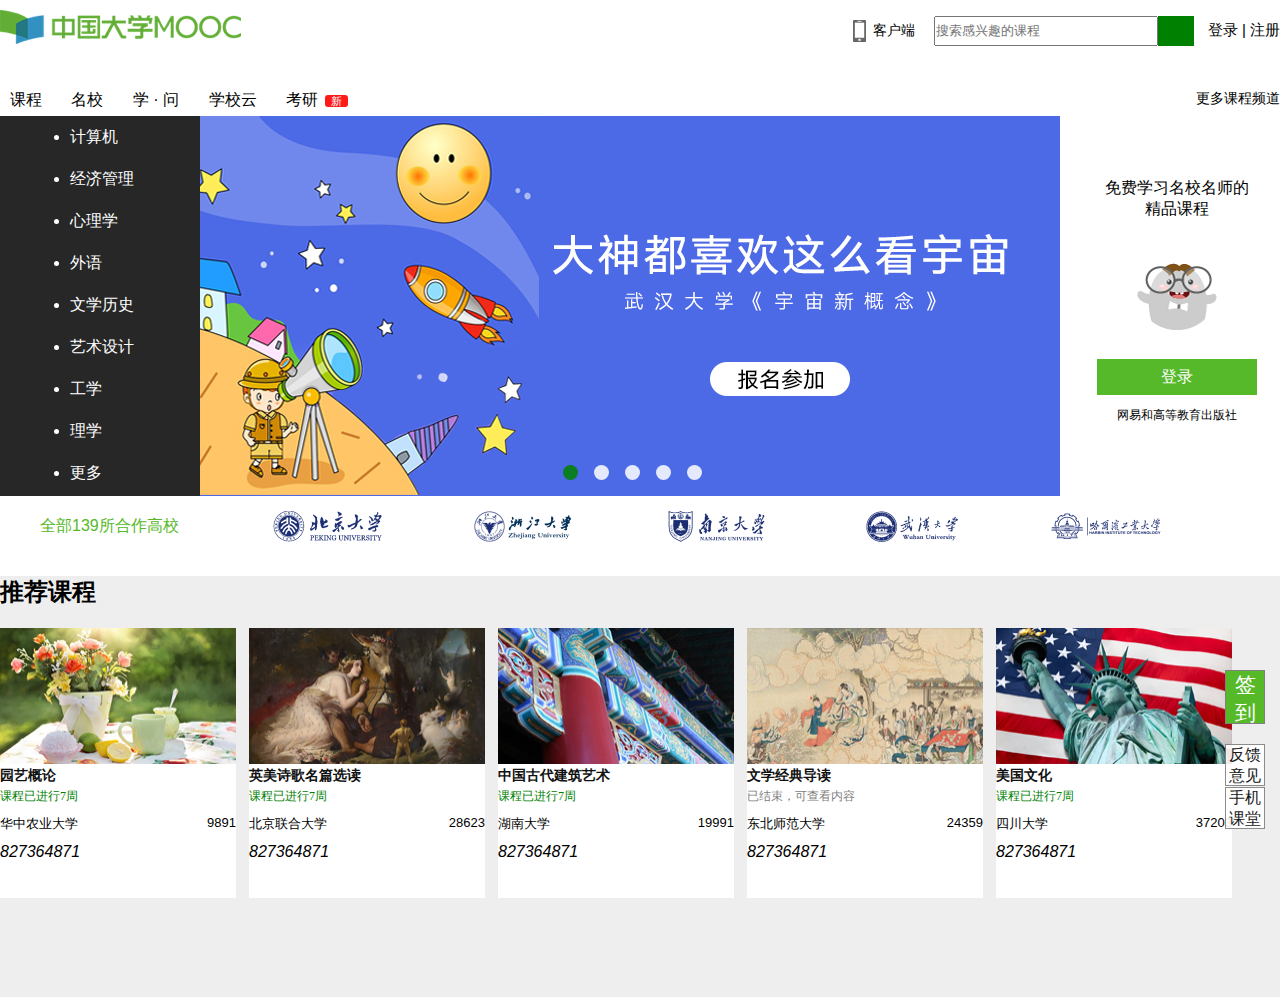
<file: mooc/index.html>
<!DOCTYPE html>
<html>
	<head>
		<meta charset="utf-8">
		<link rel="stylesheet" type="text/css" href=".\index.css">
		<link rel="stylesheet" type="text/css" href=".\test.css">
		<script src="index.js"></script>
		<!--阿里图标begin-->
	    <script src="./font/iconfont.js"></script>
	    <style type="text/css">
	        .icon {
	            width: 1em;
	            height: 1em;
	            vertical-align: -0.15em;
	            fill: currentColor;
	            overflow: hidden;
	        }
	    </style>
    	<!--阿里图标end-->
		<title>中国大学MOOC(慕课)_最好的在线学习平台</title>	
	</head>
	<body onload="load()">
		<div id="mask" onclick="Hide()"></div>
		<!--总弹窗登录界面begin-->
	    <div id="login" class="login">

	    	<!--选项卡begin-->
	        <div id="menu">
	            <div id="tab1" onclick="ChangeTAB(1, 2)" class="tb-active">使用网易邮箱账号登录</div>
	            <div id="tab2" onclick="ChangeTAB(2, 1)" class="">使用爱课程网账号登录</div>
	        </div>
			<!--选项卡 end-->

			<!--第三方登录 begin-->
	        <div id="be">
	            <a href="javascript:void(0)" onclick="Hide()">x</a>
	            <br />
	            <span style="margin:16px 0 33px 0px;font-size:13px;display:block;">使用第三方账号登录</span>
	            <p>
	                <svg class="icon" aria-hidden="true">
	                  <use xlink:href="#icon-mountains__easyiconnet"></use>
	                 </svg>
	            </p>
	            <p>
	                <svg class="icon" aria-hidden="true">
	                    <use xlink:href="#icon-map__easyiconnet"></use>
	                </svg>
	            </p>
	            <p>
	                <svg class="icon" aria-hidden="true">
	                    <use xlink:href="#icon-parachute__easyiconnet"></use>
	                </svg>
	            </p>
	            <p>
	                <svg class="icon" aria-hidden="true">
	                    <use xlink:href="#icon-mountain__easyiconnet"></use>
	                </svg>
	            </p>
	        </div>
	        <!--第三方登录 end-->

	        <!--表单 begin-->
	        <div id="fom">
	        	<!--表单1-->
	            <div id="fom1">
	                <div id="fom1-icon"></div>
	                <form method="post" action="http://localhost/test.asp" >
	                    <div id="fom1-uname">
	                        <div id="fom1-uname-icon"></div>
	                        <input type="email" pattern="[a-z0-9._%+-]+@[a-z0-9.-]+\.[a-z]{2,3}$" oninvalid="HAHA(this)" class="input-text" name="Uname" required="required" placeholder="常用邮箱或网易邮箱" oninput="showX(this)" onfocus="setfocus('fom1-uname')" onblur="clearfocus('fom1-uname')">
	                        <div id="fom1-uname-clear" onclick="document.getElementById('fom1-uname-clear').previousElementSibling.value=''"></div>
	                        <div style="clear:both"></div>
	                    </div>
	                    <br />
	                    <div id="fom1-pwd">
	                        <div id="fom1-pwd-icon" style="background-position:-291px -86px;"></div>
	                        <input type="password" required="required" class="input-text" name="pwd" placeholder="密码" oninput="showX(this)" onfocus="setfocus('fom1-pwd')" onblur="clearfocus('fom1-pwd')">
	                        <div id="fom1-pwd-clear" onclick="document.getElementById('fom1-pwd-clear').previousElementSibling.value=''"></div>
	                        <div style="clear:both"></div>
	                    </div>
	                    <br />
	                    <input class="submit" type="submit" value="登录">
	                    <br />
	                    <div id="fom1-items">
	                        <div style="float:left">
	                            <input type="checkbox">
	                            十天之内免登录
	                            <span>|</span>
	                            <a href="javascript:void(0)">忘记密码?</a>
	                        </div>
	                        <a href="javascript:void(0)" style="float:right">去注册</a>
	                    </div>
	                </form>
	            </div>
				<!--表单2 begin-->
	            <div id="fom2">
	                <form method="post" action="http://localhost/test.asp">
	                    <input type="text" name="Uname" placeholder="用户名">
	                    <br />
	                    <input type="password" name="pwd" placeholder="密码">
	                    <br />
	                    <input type="submit" value="登录">
	                </form>
	            </div>
	        </div>
	        <!--表单 end-->
	    </div>
		<!--总弹窗登录界面end-->

		<!--固定导航栏begin-->
		<div class="m-fixed-navi">
			<img src=".\img\mooc-fixed.png" alt="mooc" style="float:left;vertical-align: middle;position:relative;top:8px"/>
			<ul class="m3-head-ul" style="top:0px">
				<li><a href="javascript:void(0)">课程</a></li>
				<li><a href="javascript:void(0)">名校</a></li>
				<li><a href="javascript:void(0)">学 · 问</a></li>
				<li><a href="javascript:void(0)">学校云</a></li>
				<li><a href="javascript:void(0)">考研</a><span>新</span></li>
			</ul>
			<div class="m3-head-top-right">
				<img src=".\img\phone-fixed.png">
				<span id="kehuduan">客户端</span>
				<input id="search-text" type="text" placeholder="搜索感兴趣的课程">
				<span id="search" class="search"></span>
				<a href="javascript:void(0)" class="loginbt">登录 <span style="color:white;">|</span> 注册</a>
			</div>
		</div>
		<!--固定导航栏end-->

		<!--固定按钮begin-->
		<div class = "m-fixed-bt">
			<div class="mf-bt-sign">签到</div>
			<div class="mf-bt-feedback">反馈意见</div>
			<div class="mf-bt-mobile">手机课堂</div>
			<div class="mf-bt-top" id="mf-bt-top"><a href="#" style="text-decoration: none;color:black;">返回顶部</a></div>
		</div>
		<!--固定按钮end-->

		<!--头部导航栏begin-->
		<div class="m-head">
			<div class="m2-head-top">
				<img src=".\img\mooc.png" alt="mooc"/>
				<div class="m3-head-top-right">
					<img src=".\img\phone.png">
					<div id="BOX">
						<span id="kehuduan">客户端</span>
						<div class="outBox">
							<div></div>
						</div>
					</div>
					<input id="search-text" type="text" placeholder="搜索感兴趣的课程">
					<span id="search" class="search"></span>
					<a href="javascript:void(0)" class="loginbt">登录 <span>|</span> 注册</a>
				</div>
			</div>
			<div class="m2-head-bottom">
				<ul class="m3-head-ul">
					<li><a href="javascript:void(0)">课程</a></li>
					<li><a href="javascript:void(0)">名校</a></li>
					<li><a href="javascript:void(0)">学 · 问</a></li>
					<li><a href="javascript:void(0)">学校云</a></li>
					<li><a href="javascript:void(0)">考研</a><span>新</span></li>
				</ul>
				<span class="m3-moreclass">更多课程频道</span>
				<div style="clear:both"></div>
			</div>
		</div>
		<!--头部导航栏end-->

		<!--幻灯片begin-->
		<div class="m-pic">
			<div class="m2-menu">
				<ul class="m2-menu1">
					<li>计算机</li>
					<li>经济管理</li>
					<li>心理学</li>
					<li>外语</li>
					<li>文学历史</li>
					<li>艺术设计</li>
					<li>工学</li>
					<li>理学</li>
					<li id="m2-menu1-more">更多</li>					
				</ul>
				<div class="menu2-mask">
					<ul class="m2-menu2">
						<li style="width:330px;">生命科学</li>
						<li>哲学</li>
						<li>法学</li>
						<li>教育教学</li>
					</ul>
				</div>
			</div>

			<div class="m2-pic">
				<div class="m2-pic-div">
					<div class="m2-pic-button-left" id="m2-pic-button-left"><</div>
					<div class="m2-pic-button-right" id="m2-pic-button-right">></div>
					<div class="m2-pic-button-bottom">
						<div id="mpbb-1" class="mpbb"></div>
						<div id="mpbb-2" class="mpbb"></div>
						<div id="mpbb-3" class="mpbb"></div>
						<div id="mpbb-4" class="mpbb"></div>
						<div id="mpbb-5" class="mpbb"></div>
						<div style="clear:both"></div>
					</div>
					<a href="javascrcipt:void(0)" id="m2-pic-a">
						<img src="./img/pic1.jpg" id="m2-pic-img"/>
					</a>
				</div>
				<div class="pic-fix-login">
					<p>免费学习名校名师的精品课程</p>
					<img src=".\img\s_man.png">
					<a href="javascript:void(0)" onclick="Show()">登录</a>
					<span>网易和高等教育出版社</span>
				</div>
			</div>
		</div>
		<!--幻灯片end-->		

		<!--合作学校begin-->
		<div class="m-school">
			<a href="javascript:void(0)">全部<span>139</span>所合作高校</a>
			<img src=".\img\北京大学.png">
			<img src=".\img\浙江大学.png">
			<img src=".\img\南京大学.png">
			<img src=".\img\武汉大学.png">
			<img src=".\img\哈工大.png">
		</div>
		<!--合作学校end-->

		<!--推荐课程begin-->
		<div class="m-course">
			<h2>推荐课程</h2>
			<div>
				<div class="rec-class">
					<div class="rec-class-img">
						<img class="rec-class-img" src="./img/rc1.jpg" />
					</div>
					<h6 class="rec-class-name">园艺概论</h6>
					<h7 class="rec-class-going">课程已进行7周</h7>
					<span class="rec-class-school">华中农业大学</span>
					<span class="rec-class-num">9891</span>
					<cite class="rec-class-info">827364871</cite> 
				</div>
				<div class="rec-class">
					<div class="rec-class-img">
						<img class="rec-class-img" src="./img/rc2.jpg" />
					</div>
					<h6 class="rec-class-name">英美诗歌名篇选读</h6>
					<h7 class="rec-class-going">课程已进行7周</h7>
					<span class="rec-class-school">北京联合大学</span>
					<span class="rec-class-num">28623</span>
					<cite class="rec-class-info">827364871</cite>
				</div> 
				<div class="rec-class">
					<div class="rec-class-img">
						<img class="rec-class-img" src="./img/rc3.jpg" />
					</div>
					<h6 class="rec-class-name">中国古代建筑艺术</h6>
					<h7 class="rec-class-going">课程已进行7周</h7>
					<span class="rec-class-school">湖南大学</span>
					<span class="rec-class-num">19991</span>
					<cite class="rec-class-info">827364871</cite>
				</div> 
				<div class="rec-class">
					<div class="rec-class-img">
						<img class="rec-class-img" src="./img/rc4.jpg" />
					</div>
					<h6 class="rec-class-name">文学经典导读</h6>
					<h7 class="rec-class-over">已结束，可查看内容</h7>
					<span class="rec-class-school">东北师范大学</span>
					<span class="rec-class-num">24359</span>
					<cite class="rec-class-info">827364871</cite>
				</div> 
				<div class="rec-class">
					<div class="rec-class-img">
						<img class="rec-class-img" src="./img/rc5.jpg" />
					</div>
					<h6 class="rec-class-name">美国文化</h6>
					<h7 class="rec-class-going">课程已进行7周</h7>
					<span class="rec-class-school">四川大学</span>
					<span class="rec-class-num">37203</span>
					<cite class="rec-class-info">827364871</cite>
				</div>
			</div>
		</div>
		<!--推荐课程end-->
	</body>
</html>
</file>
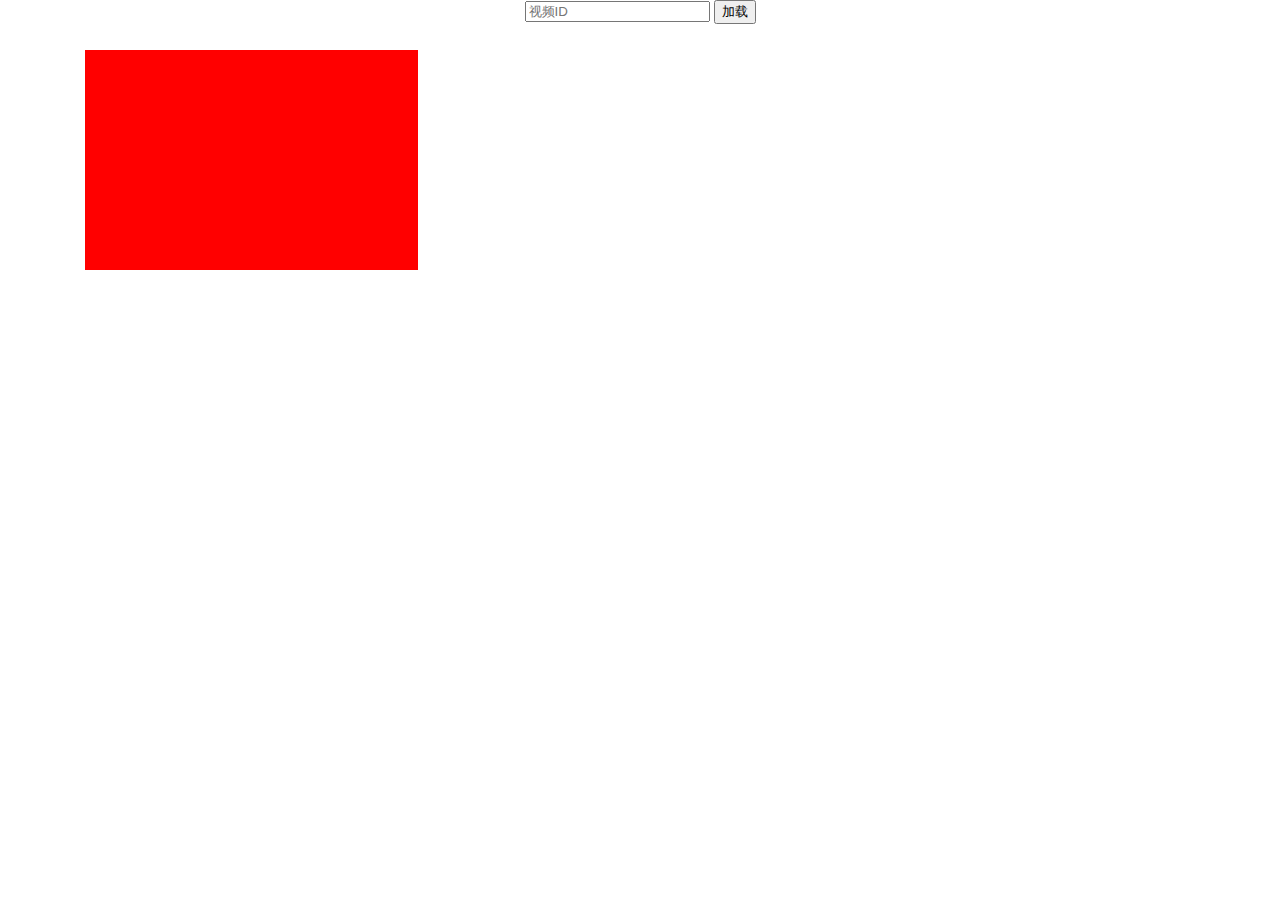
<file: ajax/ajax.html>
﻿<!DOCTYPE html>
<html>
    <head>
        <meta charset="UTF-8" />
        <link rel="stylesheet" href="./css/ajax.css" type="text/css" />
        <script src="./js/ajax.js"></script>
        <title>AJAX</title>
    </head>
    <body>
        <div style="display:none" id="storage">
        	<video controls style="visibility:hidden"></video>
            <h1 class="title"></h1>
            <h4 class="subtitle"></h4>
            <lable class="like" title="赞"></lable>
            <lable class="favor" title="收藏"></lable>
            
        </div>
        <div id="menu">
            <input type="number" placeholder="视频ID">
            <button onclick="loadXml(this.previousElementSibling.value)">加载</button>
        </div>
        <div id="container">
		    <div id="content">
		    </div>
	        <div id="relatives">
		        	
	        </div>
        </div>
    </body>
</html>
</file>
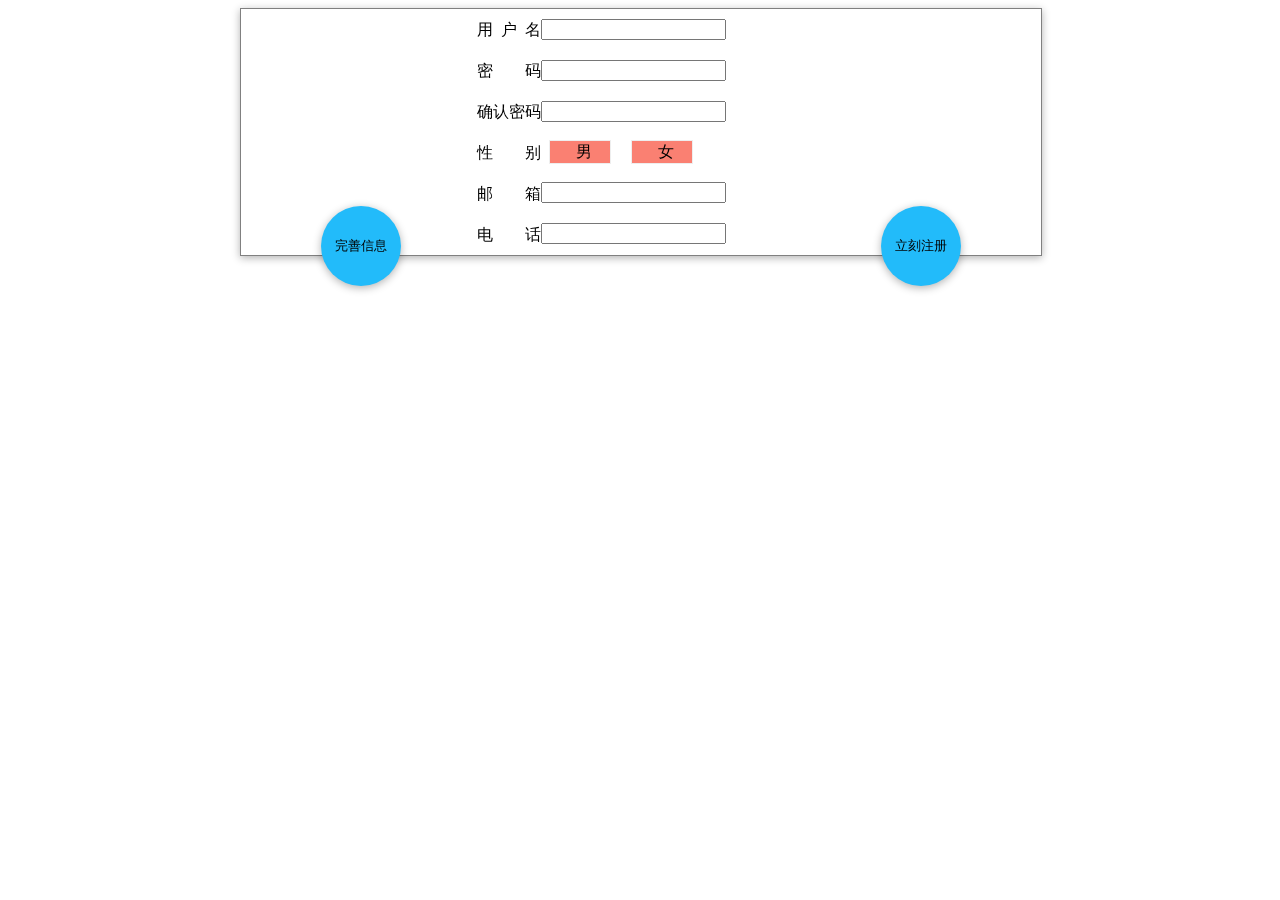
<file: 表单/form.html>
﻿<!DOCTYPE html>
<html>
	<head>
		<meta charset="UTF-8">
		<link rel="stylesheet" type="text/css" href="./css/form.css">
		<script src="./js/form.js"></script>
		<title>login</title>
	</head>

	<body onload="load()">
		<div id="form-basic">
			<div class="word">
				<span>用 户 名</span><br />
				<span>密　　码</span><br />
				<span>确认密码</span><br />
				<span>性　　别</span><br />
				<span>邮　　箱</span><br />
				<span>电　　话</span><br />
			</div>
			<form id="basic" method="post" action="http://localhost/test.asp" novalidate onsubmit="return CheckBasic();">
				<fieldset>
				<legend></legend>
					<input type="text"      name="Uname" id="Uname"          class="textBox" required autocomplete="off"><br />
					<input type="password"  name="Pwd"   id="Pwd"            class="textBox" required><br />
					<input type="password"               id="Pwd-confirm"    class="textBox" required><br />
                    <div class="RadioBox">
                        <input type="radio" name="Sex" id="Sex-m" class="radio" value="male" required>男
                    </div>
                    <div class="RadioBox">
                        <input type="radio" name="Sex" id="Sex-f" class="radio" value="female" required>女
                    </div><br />
					<input type="email"		name="Mail"	 id="Mail"			 class="textBox" required><br />
					<input type="text"		name="Phone" id="Phone"			 class="textBox" required pattern="(\d{11})|^((\d{7,8})|(\d{4}|\d{3})-(\d{7,8})|(\d{4}|\d{3})-(\d{7,8})-(\d{4}|\d{3}|\d{2}|\d{1})|(\d{7,8})-(\d{4}|\d{3}|\d{2}|\d{1}))$">
				</fieldset>	<input type="submit" form="basic" class="submit" value="立刻注册" >
			</form>
			<input type="button" class="submit" value="完善信息" style="left:10%;" onclick="document.getElementById('form-basic').style.display='none';document.getElementById('form-more').style.display='block';">
		</div>
		<!-- <button type="submit" form="basic" class="submit" value="立刻注册" >立刻注册</button> -->
		<div id="form-more">
			<div class="word">
				<span>住址</span><br />
				<span>生日</span><br />
				<span>兴趣爱好</span><br />
				<span>个人主页</span><br />
			</div>
				<form id="more" method="post" action="http://localhost/test.asp">
					<fieldset>
					<legend></legend>
						<select name="Province" id="Province" class="SelectBox">
						    <option>--请选择--</option>
						</select>
						<select name="City" id="City" class="SelectBox">
							<option>--请选择--</option>
						</select>
						<select name="Town" id="Town" class="SelectBox">
							<option>--请选择--</option>
						</select><br />												
						<input type="date"		name="Birth" 	id="Birth"		 class="DateBox"><br />
						<input type="checkbox"	name="Interest" id="Interest"	 class="CheckBox">
						<input type="checkbox"	name="Interest" id="Interest"	 class="CheckBox">
						<input type="checkbox"	name="Interest" id="Interest"	 class="CheckBox"><br />
						<input type="checkbox"	name="Interest" id="Interest"	 class="CheckBox">
						<input type="checkbox"	name="Interest" id="Interest"	 class="CheckBox">
						<input type="checkbox"	name="Interest" id="Interest"	 class="CheckBox"><br />
						<input type="url"		name="HomePage" id="HomePage"	 class="textBox">
					</fieldset><input form="more" type="submit" class="submit" value="立刻注册">	
				</form>
		</div>	
		
	</body>

</html>
</file>
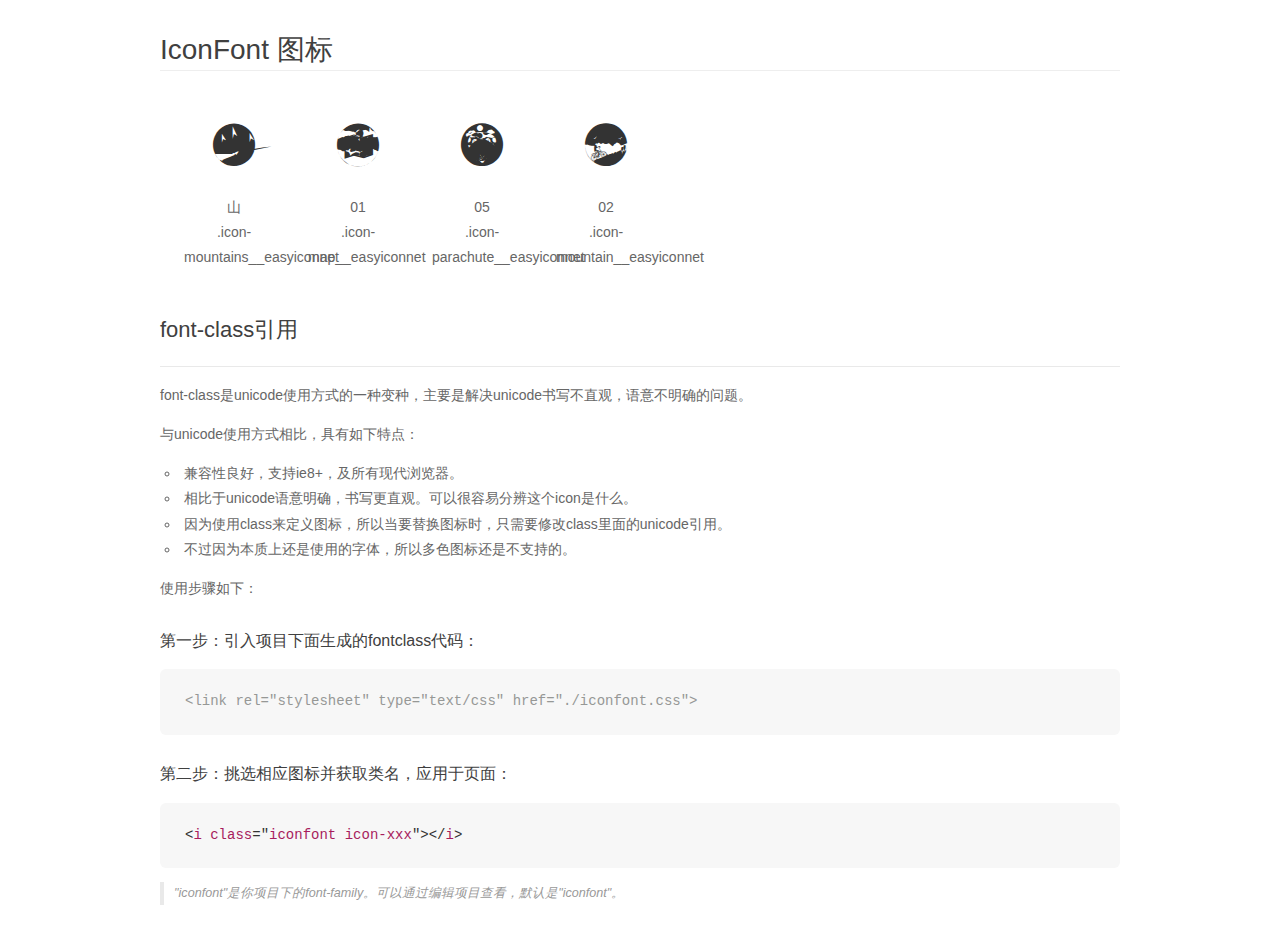
<file: mooc/font/demo_fontclass.html>
<!DOCTYPE html>
<html>
<head>
    <meta charset="utf-8"/>
    <title>IconFont</title>
    <link rel="stylesheet" href="demo.css">
    <link rel="stylesheet" href="iconfont.css">
</head>
<body>
    <div class="main markdown">
        <h1>IconFont 图标</h1>
        <ul class="icon_lists clear">
            
                <li>
                <i class="icon iconfont icon-mountains__easyiconnet"></i>
                    <div class="name">山</div>
                    <div class="fontclass">.icon-mountains__easyiconnet</div>
                </li>
            
                <li>
                <i class="icon iconfont icon-map__easyiconnet"></i>
                    <div class="name">01</div>
                    <div class="fontclass">.icon-map__easyiconnet</div>
                </li>
            
                <li>
                <i class="icon iconfont icon-parachute__easyiconnet"></i>
                    <div class="name">05</div>
                    <div class="fontclass">.icon-parachute__easyiconnet</div>
                </li>
            
                <li>
                <i class="icon iconfont icon-mountain__easyiconnet"></i>
                    <div class="name">02</div>
                    <div class="fontclass">.icon-mountain__easyiconnet</div>
                </li>
            
        </ul>

        <h2 id="font-class-">font-class引用</h2>
        <hr>

        <p>font-class是unicode使用方式的一种变种，主要是解决unicode书写不直观，语意不明确的问题。</p>
        <p>与unicode使用方式相比，具有如下特点：</p>
        <ul>
        <li>兼容性良好，支持ie8+，及所有现代浏览器。</li>
        <li>相比于unicode语意明确，书写更直观。可以很容易分辨这个icon是什么。</li>
        <li>因为使用class来定义图标，所以当要替换图标时，只需要修改class里面的unicode引用。</li>
        <li>不过因为本质上还是使用的字体，所以多色图标还是不支持的。</li>
        </ul>
        <p>使用步骤如下：</p>
        <h3 id="-fontclass-">第一步：引入项目下面生成的fontclass代码：</h3>


        <pre><code class="lang-js hljs javascript"><span class="hljs-comment">&lt;link rel="stylesheet" type="text/css" href="./iconfont.css"&gt;</span></code></pre>
        <h3 id="-">第二步：挑选相应图标并获取类名，应用于页面：</h3>
        <pre><code class="lang-css hljs">&lt;<span class="hljs-selector-tag">i</span> <span class="hljs-selector-tag">class</span>="<span class="hljs-selector-tag">iconfont</span> <span class="hljs-selector-tag">icon-xxx</span>"&gt;&lt;/<span class="hljs-selector-tag">i</span>&gt;</code></pre>
        <blockquote>
        <p>"iconfont"是你项目下的font-family。可以通过编辑项目查看，默认是"iconfont"。</p>
        </blockquote>
    </div>
</body>
</html>
</file>
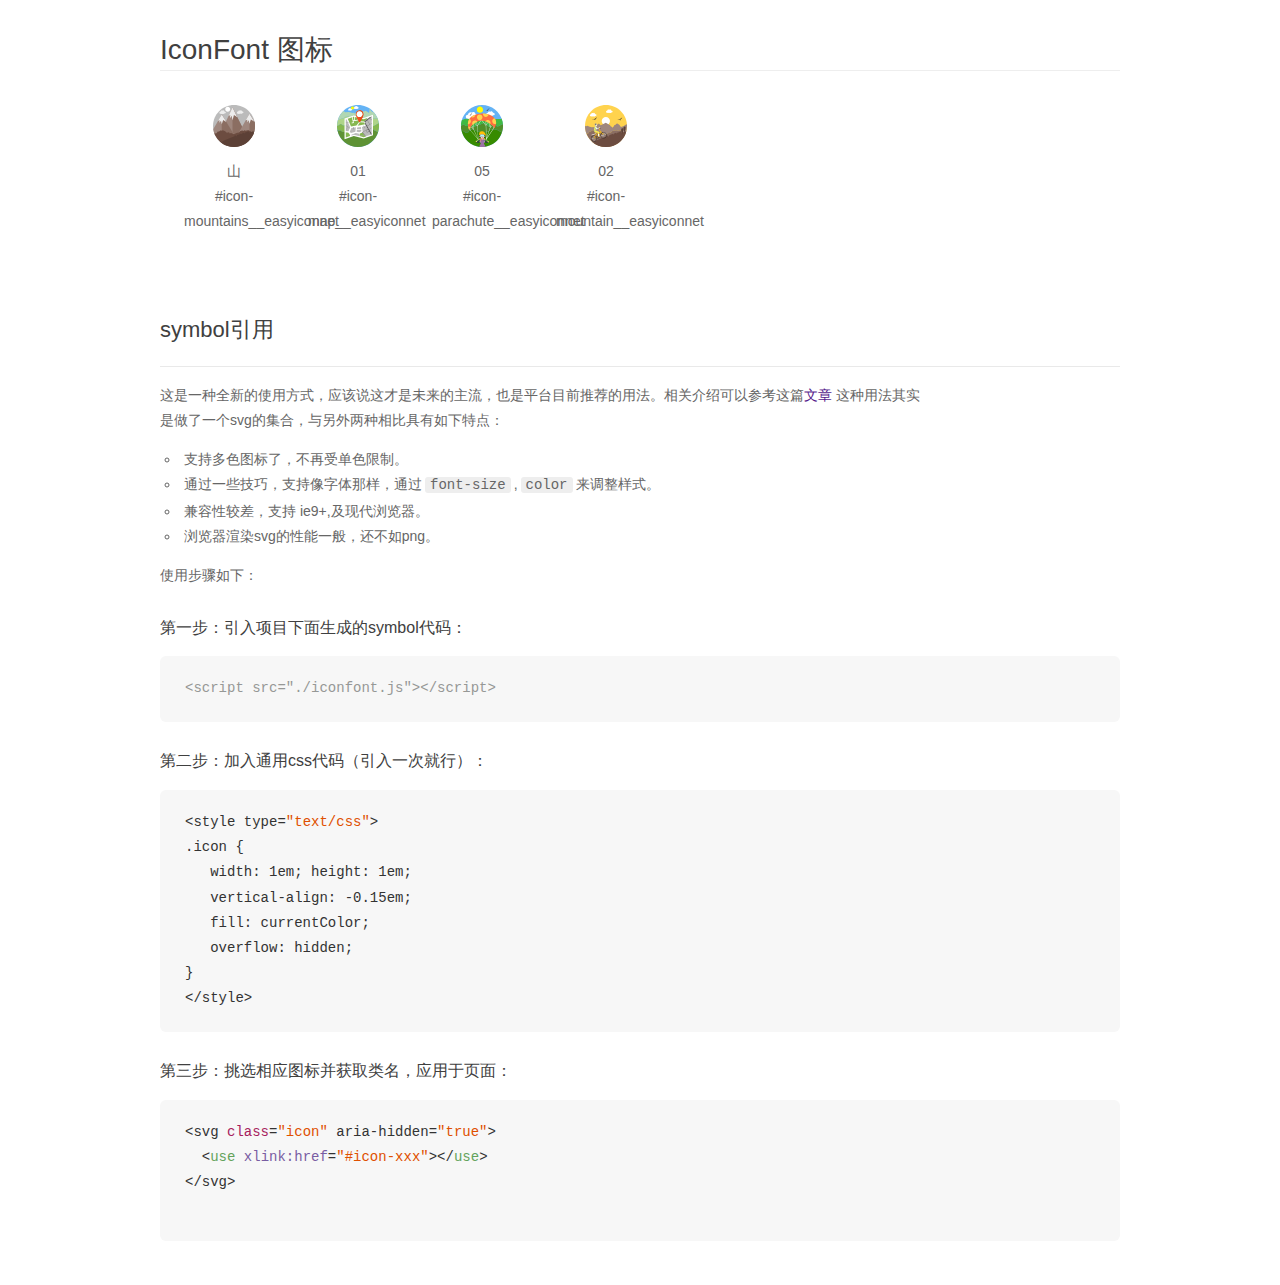
<file: mooc/font/demo_symbol.html>
<!DOCTYPE html>
<html>
<head>
    <meta charset="utf-8"/>
    <title>IconFont</title>
    <link rel="stylesheet" href="demo.css">
    <script src="iconfont.js"></script>

    <style type="text/css">
        .icon {
          /* 通过设置 font-size 来改变图标大小 */
          width: 1em; height: 1em;
          /* 图标和文字相邻时，垂直对齐 */
          vertical-align: -0.15em;
          /* 通过设置 color 来改变 SVG 的颜色/fill */
          fill: currentColor;
          /* path 和 stroke 溢出 viewBox 部分在 IE 下会显示
             normalize.css 中也包含这行 */
          overflow: hidden;
        }

    </style>
</head>
<body>
    <div class="main markdown">
        <h1>IconFont 图标</h1>
        <ul class="icon_lists clear">
            
                <li>
                    <svg class="icon" aria-hidden="true">
                        <use xlink:href="#icon-mountains__easyiconnet"></use>
                    </svg>
                    <div class="name">山</div>
                    <div class="fontclass">#icon-mountains__easyiconnet</div>
                </li>
            
                <li>
                    <svg class="icon" aria-hidden="true">
                        <use xlink:href="#icon-map__easyiconnet"></use>
                    </svg>
                    <div class="name">01</div>
                    <div class="fontclass">#icon-map__easyiconnet</div>
                </li>
            
                <li>
                    <svg class="icon" aria-hidden="true">
                        <use xlink:href="#icon-parachute__easyiconnet"></use>
                    </svg>
                    <div class="name">05</div>
                    <div class="fontclass">#icon-parachute__easyiconnet</div>
                </li>
            
                <li>
                    <svg class="icon" aria-hidden="true">
                        <use xlink:href="#icon-mountain__easyiconnet"></use>
                    </svg>
                    <div class="name">02</div>
                    <div class="fontclass">#icon-mountain__easyiconnet</div>
                </li>
            
        </ul>


        <h2 id="symbol-">symbol引用</h2>
        <hr>

        <p>这是一种全新的使用方式，应该说这才是未来的主流，也是平台目前推荐的用法。相关介绍可以参考这篇<a href="">文章</a>
        这种用法其实是做了一个svg的集合，与另外两种相比具有如下特点：</p>
        <ul>
          <li>支持多色图标了，不再受单色限制。</li>
          <li>通过一些技巧，支持像字体那样，通过<code>font-size</code>,<code>color</code>来调整样式。</li>
          <li>兼容性较差，支持 ie9+,及现代浏览器。</li>
          <li>浏览器渲染svg的性能一般，还不如png。</li>
        </ul>
        <p>使用步骤如下：</p>
        <h3 id="-symbol-">第一步：引入项目下面生成的symbol代码：</h3>
        <pre><code class="lang-js hljs javascript"><span class="hljs-comment">&lt;script src="./iconfont.js"&gt;&lt;/script&gt;</span></code></pre>
        <h3 id="-css-">第二步：加入通用css代码（引入一次就行）：</h3>
        <pre><code class="lang-js hljs javascript">&lt;style type=<span class="hljs-string">"text/css"</span>&gt;
.icon {
   width: <span class="hljs-number">1</span>em; height: <span class="hljs-number">1</span>em;
   vertical-align: <span class="hljs-number">-0.15</span>em;
   fill: currentColor;
   overflow: hidden;
}
&lt;<span class="hljs-regexp">/style&gt;</span></code></pre>
        <h3 id="-">第三步：挑选相应图标并获取类名，应用于页面：</h3>
        <pre><code class="lang-js hljs javascript">&lt;svg <span class="hljs-class"><span class="hljs-keyword">class</span></span>=<span class="hljs-string">"icon"</span> aria-hidden=<span class="hljs-string">"true"</span>&gt;<span class="xml"><span class="hljs-tag">
  &lt;<span class="hljs-name">use</span> <span class="hljs-attr">xlink:href</span>=<span class="hljs-string">"#icon-xxx"</span>&gt;</span><span class="hljs-tag">&lt;/<span class="hljs-name">use</span>&gt;</span>
</span>&lt;<span class="hljs-regexp">/svg&gt;
        </span></code></pre>
    </div>
</body>
</html>
</file>
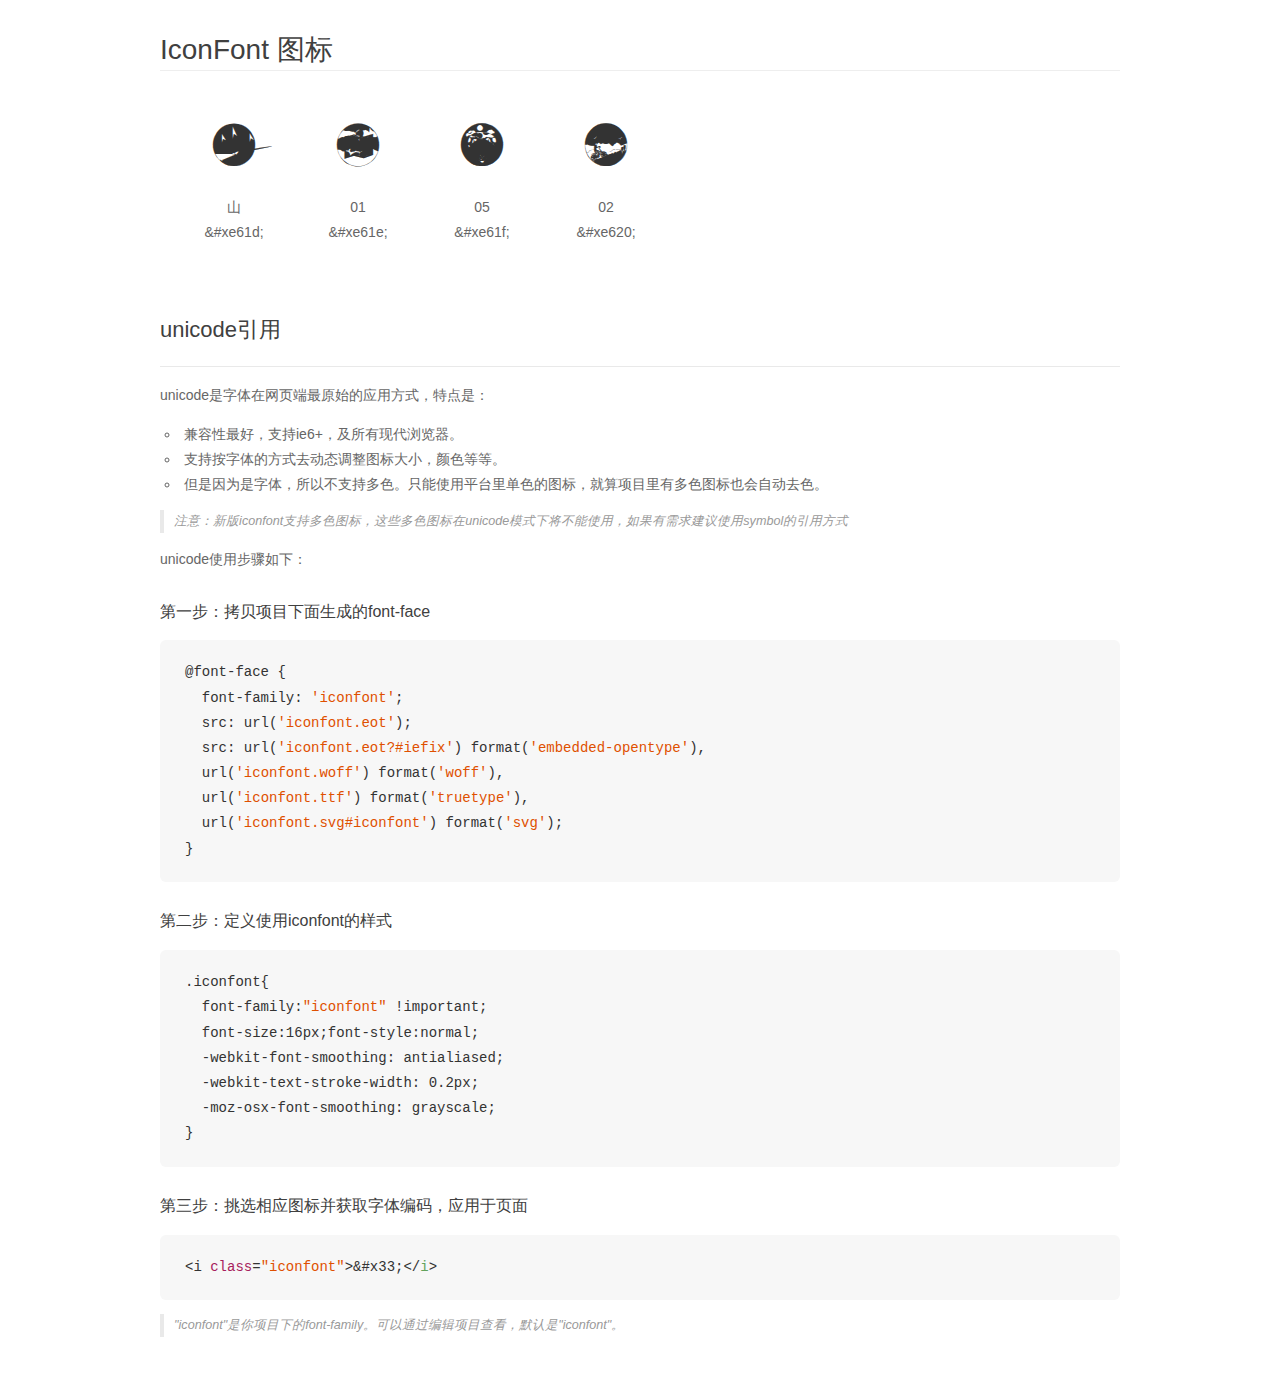
<file: mooc/font/demo_unicode.html>
<!DOCTYPE html>
<html>
<head>
    <meta charset="utf-8"/>
    <title>IconFont</title>
    <link rel="stylesheet" href="demo.css">

    <style type="text/css">

        @font-face {font-family: "iconfont";
          src: url('iconfont.eot'); /* IE9*/
          src: url('iconfont.eot#iefix') format('embedded-opentype'), /* IE6-IE8 */
          url('iconfont.woff') format('woff'), /* chrome, firefox */
          url('iconfont.ttf') format('truetype'), /* chrome, firefox, opera, Safari, Android, iOS 4.2+*/
          url('iconfont.svg#iconfont') format('svg'); /* iOS 4.1- */
        }

        .iconfont {
          font-family:"iconfont" !important;
          font-size:16px;
          font-style:normal;
          -webkit-font-smoothing: antialiased;
          -webkit-text-stroke-width: 0.2px;
          -moz-osx-font-smoothing: grayscale;
        }

    </style>
</head>
<body>
    <div class="main markdown">
        <h1>IconFont 图标</h1>
        <ul class="icon_lists clear">
            
                <li>
                <i class="icon iconfont">&#xe61d;</i>
                    <div class="name">山</div>
                    <div class="code">&amp;#xe61d;</div>
                </li>
            
                <li>
                <i class="icon iconfont">&#xe61e;</i>
                    <div class="name">01</div>
                    <div class="code">&amp;#xe61e;</div>
                </li>
            
                <li>
                <i class="icon iconfont">&#xe61f;</i>
                    <div class="name">05</div>
                    <div class="code">&amp;#xe61f;</div>
                </li>
            
                <li>
                <i class="icon iconfont">&#xe620;</i>
                    <div class="name">02</div>
                    <div class="code">&amp;#xe620;</div>
                </li>
            
        </ul>
        <h2 id="unicode-">unicode引用</h2>
        <hr>

        <p>unicode是字体在网页端最原始的应用方式，特点是：</p>
        <ul>
        <li>兼容性最好，支持ie6+，及所有现代浏览器。</li>
        <li>支持按字体的方式去动态调整图标大小，颜色等等。</li>
        <li>但是因为是字体，所以不支持多色。只能使用平台里单色的图标，就算项目里有多色图标也会自动去色。</li>
        </ul>
        <blockquote>
        <p>注意：新版iconfont支持多色图标，这些多色图标在unicode模式下将不能使用，如果有需求建议使用symbol的引用方式</p>
        </blockquote>
        <p>unicode使用步骤如下：</p>
        <h3 id="-font-face">第一步：拷贝项目下面生成的font-face</h3>
        <pre><code class="lang-js hljs javascript">@font-face {
  font-family: <span class="hljs-string">'iconfont'</span>;
  src: url(<span class="hljs-string">'iconfont.eot'</span>);
  src: url(<span class="hljs-string">'iconfont.eot?#iefix'</span>) format(<span class="hljs-string">'embedded-opentype'</span>),
  url(<span class="hljs-string">'iconfont.woff'</span>) format(<span class="hljs-string">'woff'</span>),
  url(<span class="hljs-string">'iconfont.ttf'</span>) format(<span class="hljs-string">'truetype'</span>),
  url(<span class="hljs-string">'iconfont.svg#iconfont'</span>) format(<span class="hljs-string">'svg'</span>);
}
</code></pre>
        <h3 id="-iconfont-">第二步：定义使用iconfont的样式</h3>
        <pre><code class="lang-js hljs javascript">.iconfont{
  font-family:<span class="hljs-string">"iconfont"</span> !important;
  font-size:<span class="hljs-number">16</span>px;font-style:normal;
  -webkit-font-smoothing: antialiased;
  -webkit-text-stroke-width: <span class="hljs-number">0.2</span>px;
  -moz-osx-font-smoothing: grayscale;
}
</code></pre>
        <h3 id="-">第三步：挑选相应图标并获取字体编码，应用于页面</h3>
        <pre><code class="lang-js hljs javascript">&lt;i <span class="hljs-class"><span class="hljs-keyword">class</span></span>=<span class="hljs-string">"iconfont"</span>&gt;&amp;#x33;<span class="xml"><span class="hljs-tag">&lt;/<span class="hljs-name">i</span>&gt;</span></span></code></pre>

        <blockquote>
        <p>"iconfont"是你项目下的font-family。可以通过编辑项目查看，默认是"iconfont"。</p>
        </blockquote>
    </div>


</body>
</html>
</file>
<file: ajax/css/ajax.css>
body{
    padding:0;
    margin:0;
}
#menu{
    text-align:center;
    height:50px;
}
#content{
	width:100%;
	margin:0 auto;
	max-width: 750px;
	float: left;
}
#content:after{
	content:'';
	display:block;
	clear:both;
}
#content h1{
	text-overflow: ellipsis;
	white-space: nowrap;
	overflow: hidden;
	font-size:1.5em;
}
#content h4{
	margin:0;
	float:left;
}
#relatives{
	width:30%;
	max-width: 360px;
	height:220px;
	min-width:210px;
	min-height:120px;
	float:left;
	background:red;
}
#container{
	width:100%;
	max-width:1110px;
	margin:0 auto;
/*	text-align:center;*/
}
#container:after{
	content:'';
	display:block;
	clear:both;	
}
video{
    width:100%;
    display:block;
}
lable{
	float:right;
    background-color:#ef9a0a;
    border-radius:4px;
    margin-right:5px;
    box-shadow:rgba(0, 0, 0, 0.4) 2px 2px 0;
}
</file>
<file: 表单/css/form.css>
body{
	padding:0;
    font-family:'Microsoft YaHei';
}
#form-basic, #form-more{
	position:fixed;
	left:50%;
	margin-left:-400px;
	width:800px;
	/*text-align:center;*/
	border:1px solid gray;
	box-shadow:rgba(0, 0, 0, 0.3) 0px 2px 8px;
}
#form-basic{
	/*display:none;*/
}
#form-more{
	display:none;
}
.textBox, .DateBox{
	margin-top:10px;
	margin-bottom:10px;
}
.SelectBox{
	display:inline-block;
	margin-top:10px;
	margin-bottom:10px;
}
.RadioBox{
    display:inline-block;
    margin:8px;
    text-align:center;
    width:60px;
    height:22px;
    border:1px ridge;
    cursor:pointer;
    background-color:salmon;
}
.radio{
    vertical-align:middle;
	/*margin-top:10px;
	margin-bottom:10px;*/
	height:21px;
	width:0px;
}
.word{
	/*font-size:1.5em;*/
	/*position:absolute;*/
	float:left;
	width:300px;
	text-align:right;
	line-height:41px;
}
.word:after{
	content:'';
	display:block;
	clear:both;
}
.word span{
	padding:0;
	margin:0;
}
fieldset{
	border:none;
	padding:0;
}
.submit{
	position:absolute;
	top:80%;
	left:80%;
	width:80px;
	height:80px;
	z-index:4;
	border-radius:50%;
	border-style:none;
	background-color:#22bbfa;
	box-shadow:rgba(0, 0, 0, 0.3) 0px 2px 8px;
}
.submit:hover{
    transform:rotate(360deg);
	transition:2s box-shadow,1s transform;
	box-shadow: none;
}
.submit:active, .submit:focus{
	outline: none;
}

.info-error{
	color:red;
	font-size:13px;
}
.info-warning{
	color:orange;
	font-size:13px;
}
</file>
<file: mooc/font/iconfont.css>
@font-face {font-family: "iconfont";
  src: url('iconfont.eot?t=1501440800272'); /* IE9*/
  src: url('iconfont.eot?t=1501440800272#iefix') format('embedded-opentype'), /* IE6-IE8 */
  url('iconfont.woff?t=1501440800272') format('woff'), /* chrome, firefox */
  url('iconfont.ttf?t=1501440800272') format('truetype'), /* chrome, firefox, opera, Safari, Android, iOS 4.2+*/
  url('iconfont.svg?t=1501440800272#iconfont') format('svg'); /* iOS 4.1- */
}

.iconfont {
  font-family:"iconfont" !important;
  font-size:16px;
  font-style:normal;
  -webkit-font-smoothing: antialiased;
  -moz-osx-font-smoothing: grayscale;
}

.icon-mountains__easyiconnet:before { content: "\e61d"; }

.icon-map__easyiconnet:before { content: "\e61e"; }

.icon-parachute__easyiconnet:before { content: "\e61f"; }

.icon-mountain__easyiconnet:before { content: "\e620"; }
</file>
<file: mooc/font/demo.css>
*{margin: 0;padding: 0;list-style: none;}
/*
KISSY CSS Reset
理念：1. reset 的目的不是清除浏览器的默认样式，这仅是部分工作。清除和重置是紧密不可分的。
2. reset 的目的不是让默认样式在所有浏览器下一致，而是减少默认样式有可能带来的问题。
3. reset 期望提供一套普适通用的基础样式。但没有银弹，推荐根据具体需求，裁剪和修改后再使用。
特色：1. 适应中文；2. 基于最新主流浏览器。
维护：玉伯<lifesinger@gmail.com>, 正淳<ragecarrier@gmail.com>
 */

/** 清除内外边距 **/
body, h1, h2, h3, h4, h5, h6, hr, p, blockquote, /* structural elements 结构元素 */
dl, dt, dd, ul, ol, li, /* list elements 列表元素 */
pre, /* text formatting elements 文本格式元素 */
form, fieldset, legend, button, input, textarea, /* form elements 表单元素 */
th, td /* table elements 表格元素 */ {
  margin: 0;
  padding: 0;
}

/** 设置默认字体 **/
body,
button, input, select, textarea /* for ie */ {
  font: 12px/1.5 tahoma, arial, \5b8b\4f53, sans-serif;
}
h1, h2, h3, h4, h5, h6 { font-size: 100%; }
address, cite, dfn, em, var { font-style: normal; } /* 将斜体扶正 */
code, kbd, pre, samp { font-family: courier new, courier, monospace; } /* 统一等宽字体 */
small { font-size: 12px; } /* 小于 12px 的中文很难阅读，让 small 正常化 */

/** 重置列表元素 **/
ul, ol { list-style: none; }

/** 重置文本格式元素 **/
a { text-decoration: none; }
a:hover { text-decoration: underline; }


/** 重置表单元素 **/
legend { color: #000; } /* for ie6 */
fieldset, img { border: 0; } /* img 搭车：让链接里的 img 无边框 */
button, input, select, textarea { font-size: 100%; } /* 使得表单元素在 ie 下能继承字体大小 */
/* 注：optgroup 无法扶正 */

/** 重置表格元素 **/
table { border-collapse: collapse; border-spacing: 0; }

/* 清除浮动 */
.ks-clear:after, .clear:after {
  content: '\20';
  display: block;
  height: 0;
  clear: both;
}
.ks-clear, .clear {
  *zoom: 1;
}

.main {
  padding: 30px 100px;
width: 960px;
margin: 0 auto;
}
.main h1{font-size:36px; color:#333; text-align:left;margin-bottom:30px; border-bottom: 1px solid #eee;}

.helps{margin-top:40px;}
.helps pre{
  padding:20px;
  margin:10px 0;
  border:solid 1px #e7e1cd;
  background-color: #fffdef;
  overflow: auto;
}

.icon_lists{
  width: 100% !important;

}

.icon_lists li{
  float:left;
  width: 100px;
  height:180px;
  text-align: center;
  list-style: none !important;
}
.icon_lists .icon{
  font-size: 42px;
  line-height: 100px;
  margin: 10px 0;
  color:#333;
  -webkit-transition: font-size 0.25s ease-out 0s;
  -moz-transition: font-size 0.25s ease-out 0s;
  transition: font-size 0.25s ease-out 0s;

}
.icon_lists .icon:hover{
  font-size: 100px;
}



.markdown {
  color: #666;
  font-size: 14px;
  line-height: 1.8;
}

.highlight {
  line-height: 1.5;
}

.markdown img {
  vertical-align: middle;
  max-width: 100%;
}

.markdown h1 {
  color: #404040;
  font-weight: 500;
  line-height: 40px;
  margin-bottom: 24px;
}

.markdown h2,
.markdown h3,
.markdown h4,
.markdown h5,
.markdown h6 {
  color: #404040;
  margin: 1.6em 0 0.6em 0;
  font-weight: 500;
  clear: both;
}

.markdown h1 {
  font-size: 28px;
}

.markdown h2 {
  font-size: 22px;
}

.markdown h3 {
  font-size: 16px;
}

.markdown h4 {
  font-size: 14px;
}

.markdown h5 {
  font-size: 12px;
}

.markdown h6 {
  font-size: 12px;
}

.markdown hr {
  height: 1px;
  border: 0;
  background: #e9e9e9;
  margin: 16px 0;
  clear: both;
}

.markdown p,
.markdown pre {
  margin: 1em 0;
}

.markdown > p,
.markdown > blockquote,
.markdown > .highlight,
.markdown > ol,
.markdown > ul {
  width: 80%;
}

.markdown ul > li {
  list-style: circle;
}

.markdown > ul li,
.markdown blockquote ul > li {
  margin-left: 20px;
  padding-left: 4px;
}

.markdown > ul li p,
.markdown > ol li p {
  margin: 0.6em 0;
}

.markdown ol > li {
  list-style: decimal;
}

.markdown > ol li,
.markdown blockquote ol > li {
  margin-left: 20px;
  padding-left: 4px;
}

.markdown code {
  margin: 0 3px;
  padding: 0 5px;
  background: #eee;
  border-radius: 3px;
}

.markdown pre {
  border-radius: 6px;
  background: #f7f7f7;
  padding: 20px;
}

.markdown pre code {
  border: none;
  background: #f7f7f7;
  margin: 0;
}

.markdown strong,
.markdown b {
  font-weight: 600;
}

.markdown > table {
  border-collapse: collapse;
  border-spacing: 0px;
  empty-cells: show;
  border: 1px solid #e9e9e9;
  width: 95%;
  margin-bottom: 24px;
}

.markdown > table th {
  white-space: nowrap;
  color: #333;
  font-weight: 600;

}

.markdown > table th,
.markdown > table td {
  border: 1px solid #e9e9e9;
  padding: 8px 16px;
  text-align: left;
}

.markdown > table th {
  background: #F7F7F7;
}

.markdown blockquote {
  font-size: 90%;
  color: #999;
  border-left: 4px solid #e9e9e9;
  padding-left: 0.8em;
  margin: 1em 0;
  font-style: italic;
}

.markdown blockquote p {
  margin: 0;
}

.markdown .anchor {
  opacity: 0;
  transition: opacity 0.3s ease;
  margin-left: 8px;
}

.markdown .waiting {
  color: #ccc;
}

.markdown h1:hover .anchor,
.markdown h2:hover .anchor,
.markdown h3:hover .anchor,
.markdown h4:hover .anchor,
.markdown h5:hover .anchor,
.markdown h6:hover .anchor {
  opacity: 1;
  display: inline-block;
}

.markdown > br,
.markdown > p > br {
  clear: both;
}


.hljs {
  display: block;
  background: white;
  padding: 0.5em;
  color: #333333;
  overflow-x: auto;
}

.hljs-comment,
.hljs-meta {
  color: #969896;
}

.hljs-string,
.hljs-variable,
.hljs-template-variable,
.hljs-strong,
.hljs-emphasis,
.hljs-quote {
  color: #df5000;
}

.hljs-keyword,
.hljs-selector-tag,
.hljs-type {
  color: #a71d5d;
}

.hljs-literal,
.hljs-symbol,
.hljs-bullet,
.hljs-attribute {
  color: #0086b3;
}

.hljs-section,
.hljs-name {
  color: #63a35c;
}

.hljs-tag {
  color: #333333;
}

.hljs-title,
.hljs-attr,
.hljs-selector-id,
.hljs-selector-class,
.hljs-selector-attr,
.hljs-selector-pseudo {
  color: #795da3;
}

.hljs-addition {
  color: #55a532;
  background-color: #eaffea;
}

.hljs-deletion {
  color: #bd2c00;
  background-color: #ffecec;
}

.hljs-link {
  text-decoration: underline;
}

pre{
  background: #fff;
}
</file>
